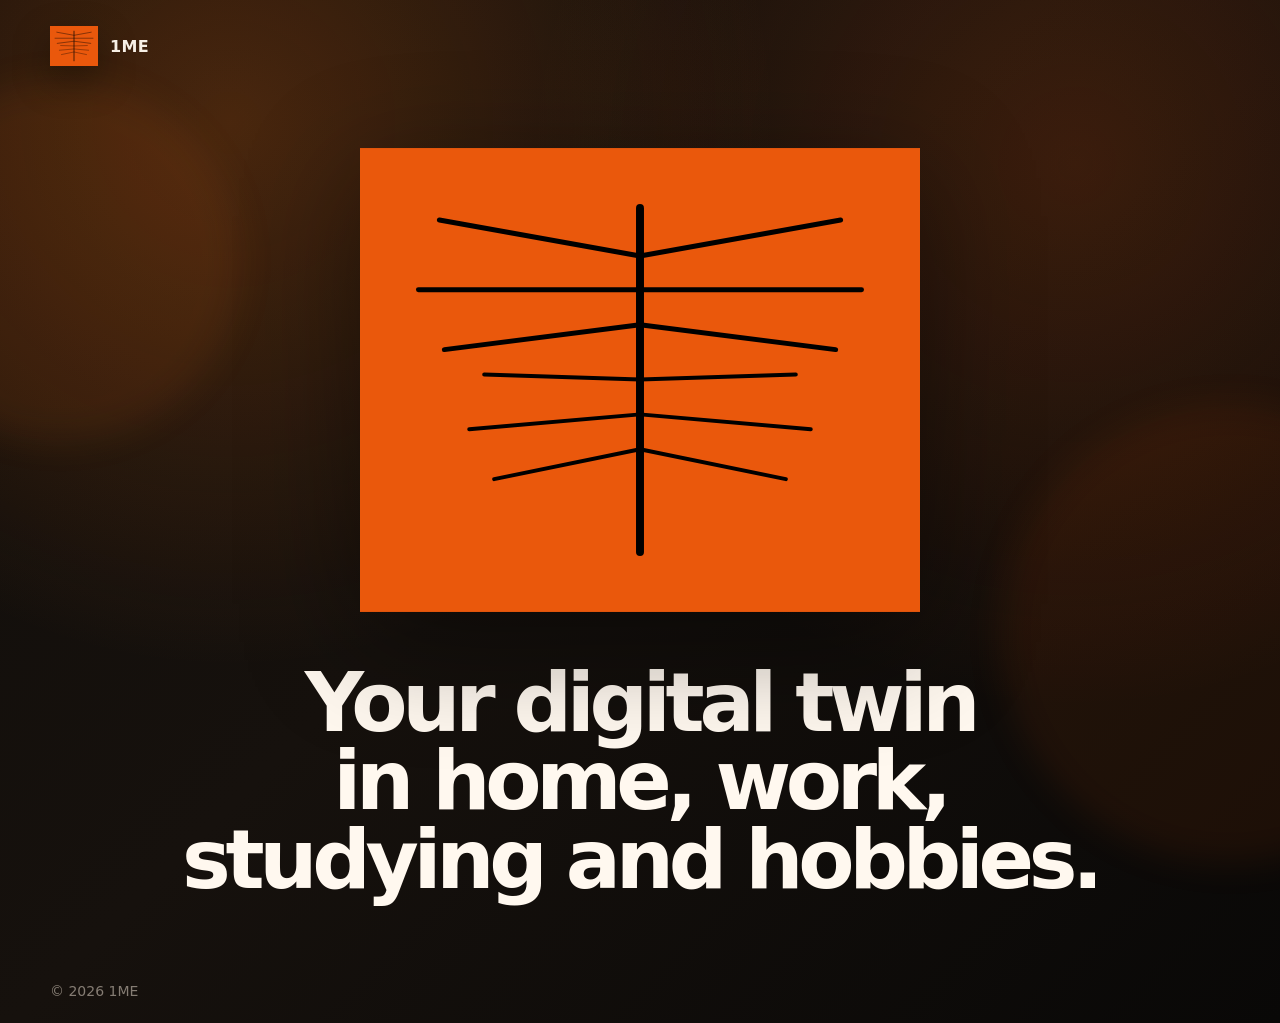
<file: index.html>
<!doctype html>
<html lang="fi">
<head>
  <meta charset="utf-8" />
  <meta name="viewport" content="width=device-width, initial-scale=1" />
  <title>1ME</title>
  <meta name="description" content="1ME is your digital twin in home, work, studying and hobbies." />
  <link rel="icon" href="/assets/logo.svg" type="image/svg+xml" />
  <link rel="stylesheet" href="/styles.css" />
</head>
<body class="public-page">
  <div class="ambient ambient-one" aria-hidden="true"></div>
  <div class="ambient ambient-two" aria-hidden="true"></div>

  <header class="public-header">
    <a class="brand" href="/" aria-label="1ME etusivu">
      <img src="/assets/logo.svg" alt="" class="brand-mark" />
      <span>1ME</span>
    </a>
  </header>

  <main class="public-main">
    <section class="public-hero" aria-labelledby="hero-title">
      <img src="/assets/logo.svg" alt="1ME logo" class="hero-logo" />
      <h1 id="hero-title" class="hero-title">
        Your digital twin in home, work,<br />
        studying and hobbies.
      </h1>
    </section>
  </main>

  <footer class="public-footer">
    <span>© <span id="year"></span> 1ME</span>
  </footer>

  <script>
    document.getElementById('year').textContent = new Date().getFullYear();
  </script>
</body>
</html>
</file>
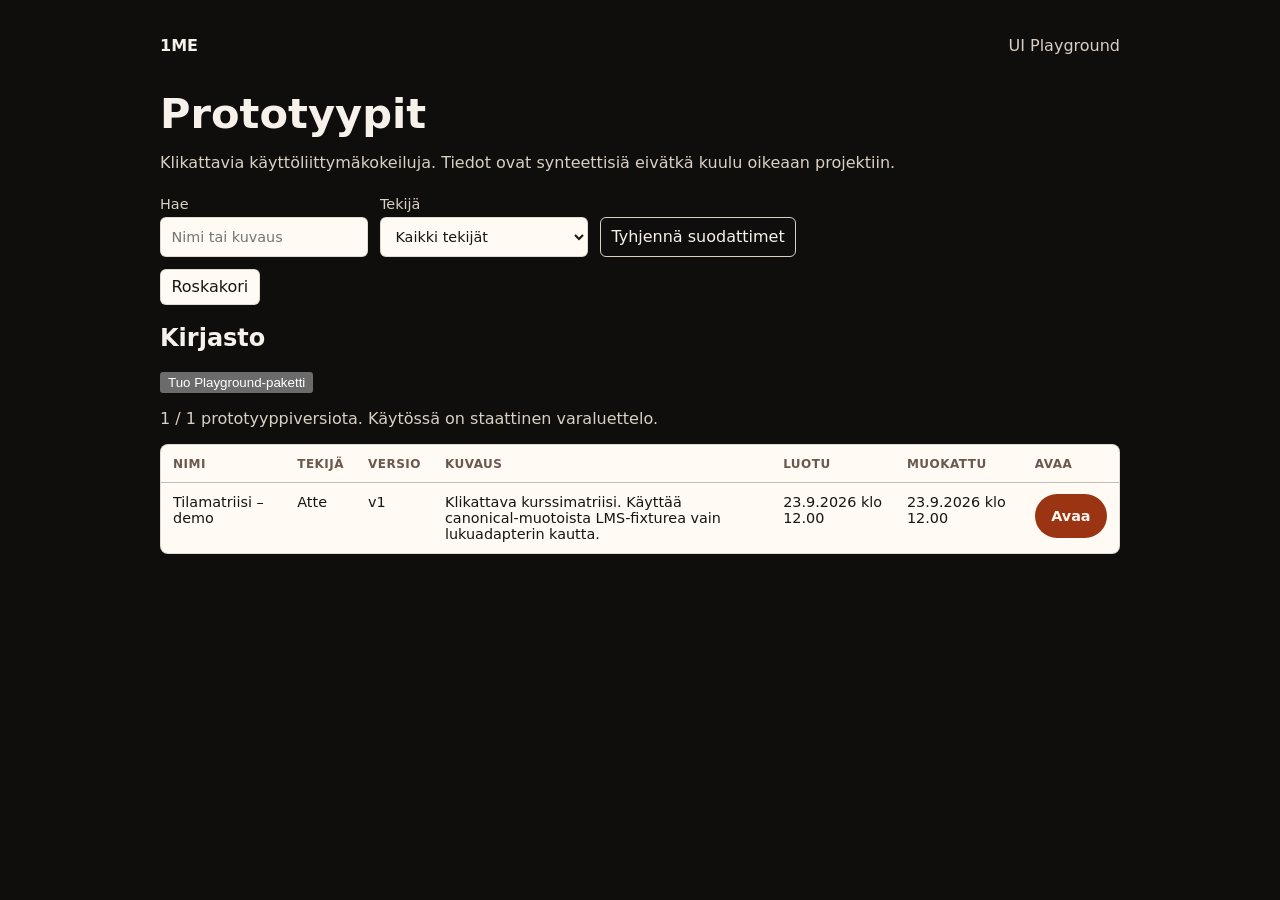
<file: ui/index.html>
<!doctype html>
<html lang="fi">
<head>
  <meta charset="utf-8" />
  <meta name="viewport" content="width=device-width, initial-scale=1" />
  <meta name="ui-playground-api-base" content="https://europe-west1-oneme-dev.cloudfunctions.net/uiPlaygroundPublicHttp" />
  <meta name="ui-playground-mcp-base" content="https://europe-west1-oneme-dev.cloudfunctions.net/uiPlaygroundMcpHttp" />
  <title>1ME UI Playground</title>
  <meta name="description" content="1ME UI Playground. Staattisia prototyyppejä, ei oikeaa projektidataa." />
  <link rel="icon" href="/assets/logo.svg" type="image/svg+xml" />
  <link rel="stylesheet" href="assets/playground.css" />
</head>
<body>
  <header class="top">
    <a class="brand" href="/">1ME</a>
    <p class="eyebrow">UI Playground</p>
  </header>

  <main class="wrap">
    <h1>Prototyypit</h1>
    <p class="lead">
      Klikattavia käyttöliittymäkokeiluja. Tiedot ovat synteettisiä eivätkä kuulu oikeaan projektiin.
    </p>
    <div class="catalog-controls" aria-label="Prototyyppiluettelon suodattimet">
      <label>
        Hae
        <input id="catalog-search" type="search" placeholder="Nimi tai kuvaus" />
      </label>
      <label>
        Tekijä
        <select id="catalog-creator"><option value="">Kaikki tekijät</option></select>
      </label>
      <button id="clear-filters" type="button">Tyhjennä suodattimet</button>
    </div>
    <div id="publisher-controls" class="publisher-controls" hidden>
      <button id="open-trash" type="button">Roskakori</button>
      <button id="close-trash" type="button" hidden>Takaisin luetteloon</button>
    </div>
    <p id="publisher-status" class="status" role="status" hidden></p>
    <section id="import-panel" aria-label="Playground-tuonti">
      <h2>Kirjasto</h2>
      <button id="import-package" type="button">Tuo Playground-paketti</button>
      <input id="import-file" type="file" accept="application/json,.json" hidden />
      <p id="import-status" class="status" role="status"></p>
      <div id="import-hierarchy"></div>
    </section>
    <p id="catalog-status" class="status" role="status">Ladataan prototyyppejä…</p>
    <div class="catalog-scroll">
      <table id="catalog" class="catalog">
        <thead>
          <tr>
            <th><button type="button" data-sort="name" aria-sort="none">Nimi</button></th>
            <th><button type="button" data-sort="creator" aria-sort="none">Tekijä</button></th>
            <th><button type="button" data-sort="version" aria-sort="none">Versio</button></th>
            <th>Kuvaus</th>
            <th><button type="button" data-sort="createdAt" aria-sort="none">Luotu</button></th>
            <th><button type="button" data-sort="updatedAt" aria-sort="none">Muokattu</button></th>
            <th>Avaa</th>
            <th id="publisher-column" hidden>Hallinta</th>
          </tr>
        </thead>
        <tbody></tbody>
      </table>
    </div>
  </main>

  <script type="module" src="playground.mjs?v=20260925-model-tree"></script>
</body>
</html>
</file>
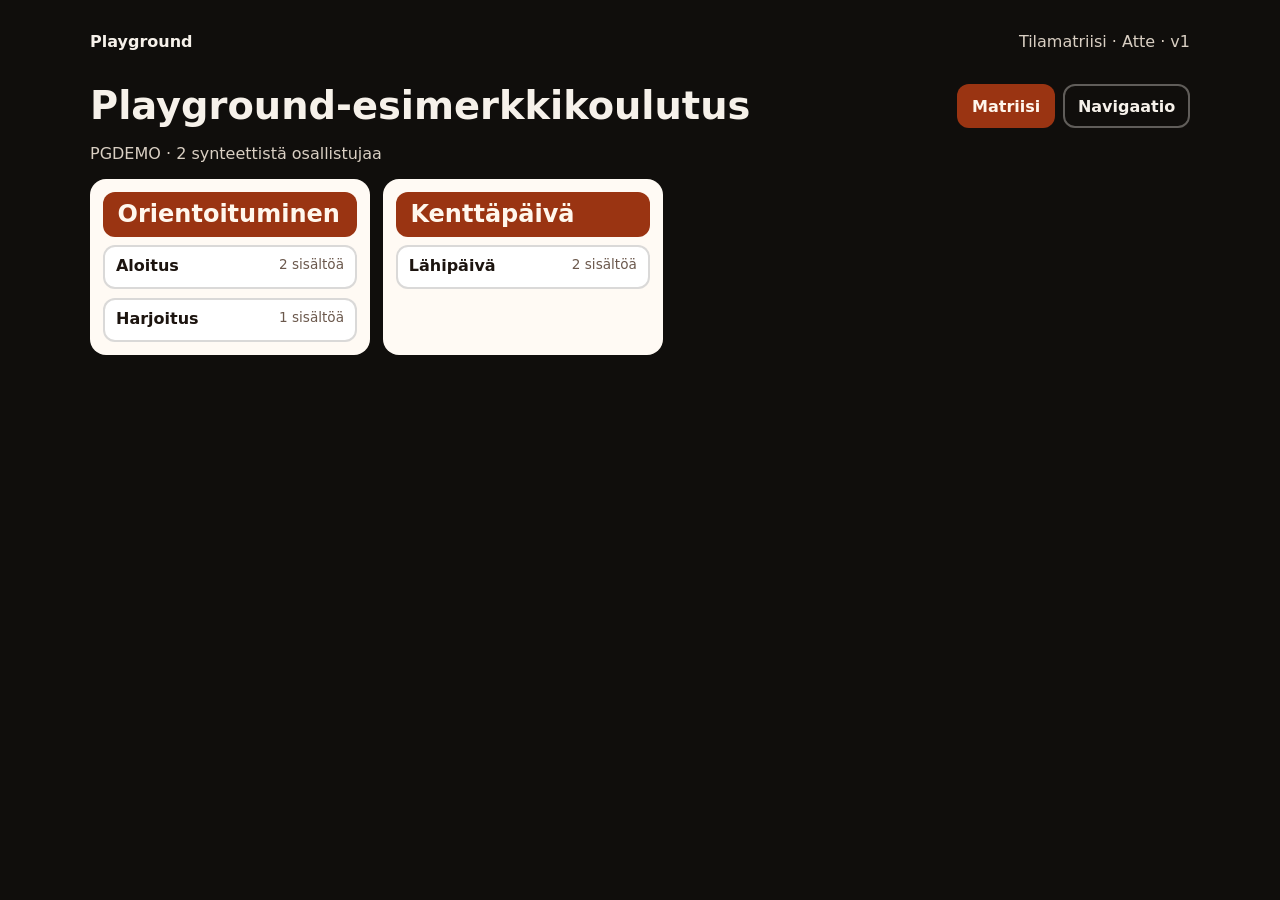
<file: ui/prototypes/tilamatriisi/atte/v1/index.html>
<!doctype html>
<html lang="fi">
<head>
  <meta charset="utf-8" />
  <meta name="viewport" content="width=device-width, initial-scale=1" />
  <title>Tilamatriisi – demo</title>
  <link rel="stylesheet" href="proto.css" />
</head>
<body>
  <header class="bar">
    <a class="back" href="../../../../index.html">Playground</a>
    <p class="meta">Tilamatriisi · Atte · v1</p>
  </header>
  <main class="page">
    <div class="heading">
      <h1 id="course-title">Ladataan…</h1>
      <div class="view" role="group" aria-label="Näkymä">
        <button type="button" id="view-matrix" aria-pressed="true">Matriisi</button>
        <button type="button" id="view-nav" aria-pressed="false">Navigaatio</button>
      </div>
    </div>
    <p id="proto-status" class="status" role="status"></p>
    <div id="matrix-scroll" class="matrix-scroll" tabindex="0">
      <div id="board" class="board"></div>
    </div>
    <section id="detail" class="detail" aria-live="polite" hidden>
      <h2 id="detail-title"></h2>
      <p id="detail-body"></p>
      <ol id="detail-questions"></ol>
    </section>
  </main>
  <script type="module" src="proto.mjs?v=20260923-mime"></script>
</body>
</html>
</file>
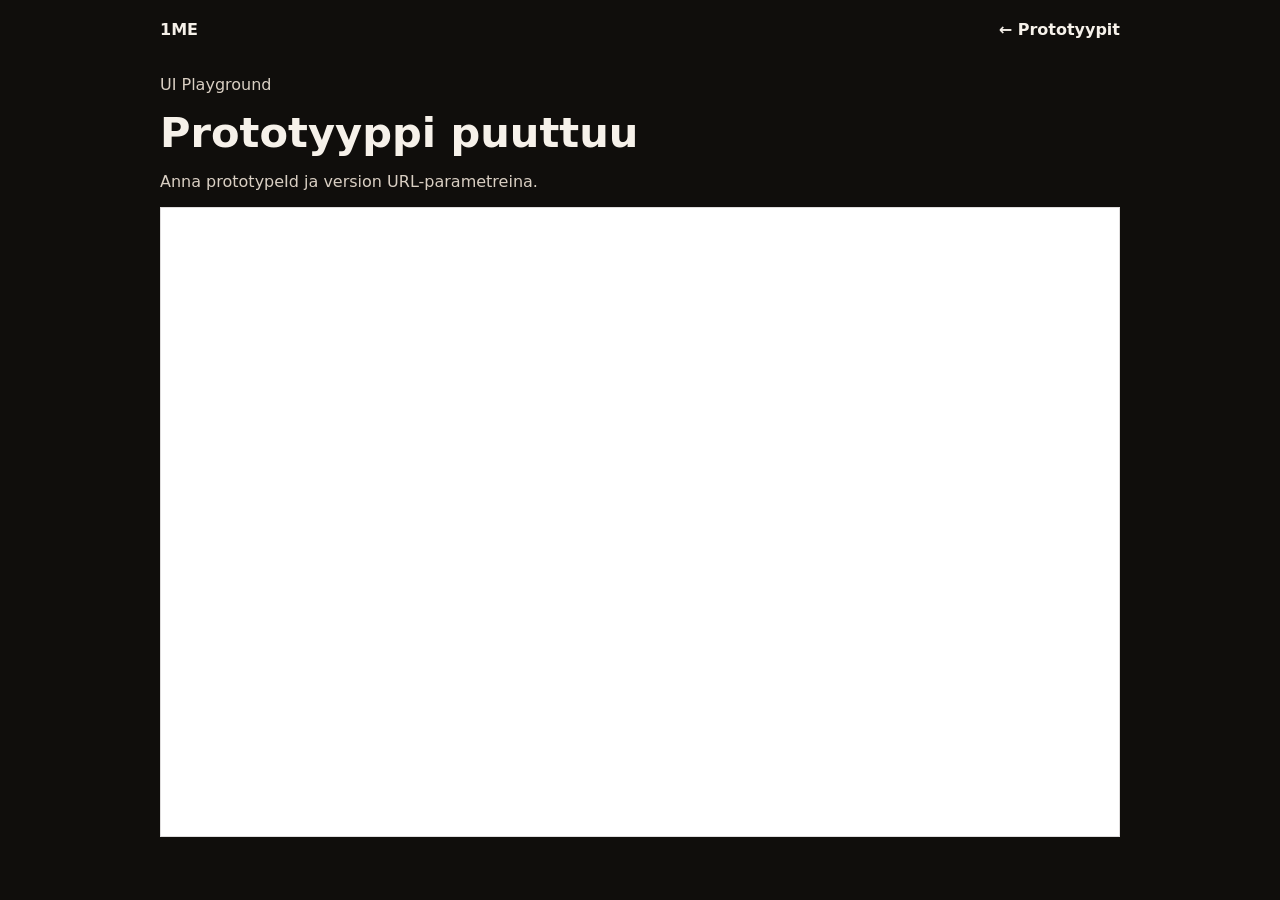
<file: ui/view.html>
<!doctype html>
<html lang="fi">
<head>
  <meta charset="utf-8" />
  <meta name="viewport" content="width=device-width, initial-scale=1" />
  <meta name="ui-playground-api-base" content="https://europe-west1-oneme-dev.cloudfunctions.net/uiPlaygroundPublicHttp" />
  <title>1ME UI Playground – Viewer</title>
  <link rel="icon" href="/assets/logo.svg" type="image/svg+xml" />
  <link rel="stylesheet" href="assets/playground.css" />
</head>
<body class="viewer-page">
  <header class="top">
    <a class="brand" href="/">1ME</a>
    <a class="back" href="./">← Prototyypit</a>
  </header>
  <main class="wrap">
    <p class="eyebrow">UI Playground</p>
    <h1 id="prototype-name">Ladataan…</h1>
    <p id="prototype-meta" class="meta"></p>
    <p id="viewer-status" class="status" role="status">Ladataan prototyyppiversiota…</p>
    <div id="draft-editor" hidden>
      <button id="draft-transpose" type="button" hidden>Transponoi rivit ja sarakkeet</button>
      <div id="draft-reorder" hidden></div>
      <button id="draft-export" type="button">Vie muokattu paketti</button>
    </div>
    <iframe id="prototype-frame" title="UI-prototyypin eristetty esikatselu" sandbox="allow-scripts"></iframe>
  </main>
  <script type="module" src="view.mjs?v=20260925-model-tree"></script>
</body>
</html>
</file>
<file: styles.css>
* {
  box-sizing: border-box;
}

:root {
  --bg: #0f0d0a;
  --bg-2: #17120e;
  --paper: #f7f0e6;
  --paper-soft: #fff8ef;
  --ink: #19130f;
  --muted: #77695d;
  --line: rgba(255, 239, 220, 0.18);
  --line-dark: rgba(25, 19, 15, 0.12);
  --accent: #ea580c;
  --accent-2: #f97316;
  --accent-dark: #771609;
  --shadow: 0 28px 90px rgba(0, 0, 0, 0.32);
  --font: Inter, ui-sans-serif, system-ui, -apple-system, BlinkMacSystemFont, "Segoe UI", sans-serif;
}

html {
  min-height: 100%;
  background: var(--bg);
}

body {
  min-height: 100vh;
  margin: 0;
  font-family: var(--font);
  color: var(--paper);
  background:
    radial-gradient(circle at 18% 12%, rgba(249, 115, 22, 0.24), transparent 34rem),
    radial-gradient(circle at 84% 16%, rgba(234, 88, 12, 0.18), transparent 34rem),
    linear-gradient(135deg, #100d0a 0%, #16110d 45%, #090807 100%);
}

a {
  color: inherit;
}

button,
input,
textarea,
select {
  font: inherit;
}

.ambient {
  position: fixed;
  pointer-events: none;
  border-radius: 999px;
  filter: blur(18px);
  opacity: 0.52;
  z-index: 0;
}

.ambient-one {
  width: 360px;
  height: 360px;
  left: -120px;
  top: 9vh;
  background: rgba(249, 115, 22, 0.18);
}

.ambient-two {
  width: 460px;
  height: 460px;
  right: -180px;
  bottom: 4vh;
  background: rgba(234, 88, 12, 0.16);
}

.public-page {
  overflow-x: hidden;
}

.public-header,
.public-main,
.public-footer {
  position: relative;
  z-index: 1;
}

.public-header {
  width: min(1180px, calc(100% - 36px));
  margin: 0 auto;
  padding: 26px 0;
  display: flex;
  align-items: center;
  gap: 16px;
}

.brand {
  display: inline-flex;
  align-items: center;
  gap: 12px;
  text-decoration: none;
  font-weight: 800;
  letter-spacing: 0.02em;
}

.brand-mark {
  width: 48px;
  height: 40px;
  display: block;
  object-fit: contain;
  box-shadow: 0 14px 36px rgba(0, 0, 0, 0.34);
}

.public-main {
  width: min(1180px, calc(100% - 36px));
  min-height: calc(100vh - 160px);
  margin: 0 auto;
  display: grid;
  align-items: center;
}

.public-hero {
  display: grid;
  justify-items: center;
  align-content: center;
  gap: clamp(28px, 5vw, 52px);
  padding: 56px 0 84px;
  text-align: center;
}

.hero-logo {
  width: min(72vw, 560px);
  height: auto;
  display: block;
  object-fit: contain;
  filter: drop-shadow(0 30px 58px rgba(0, 0, 0, 0.42));
}

.hero-title {
  max-width: 980px;
  margin: 0;
  color: var(--paper-soft);
  font-size: clamp(38px, 6.4vw, 92px);
  line-height: 0.96;
  letter-spacing: -0.065em;
  text-wrap: balance;
}

.public-footer {
  width: min(1180px, calc(100% - 36px));
  margin: 0 auto;
  padding: 0 0 24px;
  color: rgba(255, 242, 228, 0.48);
  font-size: 14px;
}

@media (max-width: 560px) {
  .public-header {
    width: min(100% - 24px, 1180px);
    padding-top: 18px;
  }

  .public-main,
  .public-footer {
    width: min(100% - 24px, 1180px);
  }

  .brand-mark {
    width: 42px;
    height: 35px;
  }

  .hero-logo {
    width: min(88vw, 430px);
  }

  .hero-title {
    font-size: clamp(34px, 13vw, 58px);
  }
}
</file>
<file: ui/assets/playground.css>
:root {
  --bg: #100e0c;
  --paper: #f6f1ea;
  --muted: #d9cfc3;
  --ink: #1c140f;
  --card: #fffaf4;
  --line: rgba(28, 20, 15, 0.14);
  --accent: #9a3412;
  --accent-ink: #fff7ed;
  --focus: #c2410c;
  --font: Inter, ui-sans-serif, system-ui, -apple-system, "Segoe UI", sans-serif;
  color-scheme: dark;
}

* { box-sizing: border-box; }

html, body {
  margin: 0;
  min-height: 100%;
  background: var(--bg);
  color: var(--paper);
  font-family: var(--font);
}

a { color: inherit; }

.top, .wrap {
  width: min(960px, calc(100% - 2rem));
  margin-inline: auto;
}

.top {
  display: flex;
  justify-content: space-between;
  align-items: center;
  gap: 1rem;
  padding: 1.25rem 0;
}

.brand, .back {
  color: var(--paper);
  font-weight: 700;
  text-decoration: none;
}

.eyebrow, .lead, .status, .meta {
  color: var(--muted);
}

h1 {
  font-size: clamp(1.8rem, 4vw, 2.6rem);
  line-height: 1.1;
  margin: 0 0 0.5rem;
}

.import-tree { margin: 0.5rem 0 1rem; }
.import-tree ol { margin: 0.25rem 0 0.25rem 1rem; }

.catalog-controls {
  display: flex;
  flex-wrap: wrap;
  align-items: end;
  gap: 0.75rem;
  margin-top: 1.5rem;
}

.catalog-controls label {
  display: grid;
  gap: 0.3rem;
  color: var(--muted);
  font-size: 0.9rem;
}

.catalog-controls input,
.catalog-controls select {
  min-height: 40px;
  min-width: 13rem;
  padding: 0.45rem 0.65rem;
  border: 1px solid var(--line);
  border-radius: 6px;
  color: var(--ink);
  background: var(--card);
  font: inherit;
}

.catalog-controls button {
  min-height: 40px;
  padding: 0.45rem 0.65rem;
  border: 1px solid var(--muted);
  border-radius: 6px;
  color: var(--paper);
  background: transparent;
  font: inherit;
  cursor: pointer;
}

.publisher-controls {
  display: flex;
  gap: 0.75rem;
  margin-top: 0.75rem;
}

.publisher-controls button,
.publisher-action {
  min-height: 36px;
  padding: 0.4rem 0.65rem;
  border: 1px solid var(--line);
  border-radius: 6px;
  color: var(--ink);
  background: var(--card);
  font: inherit;
  cursor: pointer;
}

.publisher-row-actions {
  display: flex;
  flex-wrap: wrap;
  gap: 0.4rem;
}

.publisher-action:last-child {
  color: #7c2d12;
}

.publisher-action:disabled {
  cursor: wait;
  opacity: 0.65;
}

.catalog-scroll {
  overflow-x: auto;
  margin: 1rem 0 3rem;
  border: 1px solid var(--line);
  border-radius: 8px;
  background: var(--card);
}

.catalog {
  width: 100%;
  min-width: 760px;
  border-collapse: collapse;
  color: var(--ink);
  font-size: 0.9rem;
}

.catalog th,
.catalog td {
  padding: 0.7rem 0.75rem;
  border-bottom: 1px solid var(--line);
  text-align: left;
  vertical-align: top;
}

.catalog th {
  color: #6b584c;
  font-size: 0.75rem;
  letter-spacing: 0.04em;
  text-transform: uppercase;
  white-space: nowrap;
}

.catalog th button {
  padding: 0;
  border: 0;
  color: inherit;
  background: transparent;
  font: inherit;
  letter-spacing: inherit;
  text-transform: inherit;
  cursor: pointer;
}

.catalog th button[aria-sort="ascending"]::after { content: " ↑"; }
.catalog th button[aria-sort="descending"]::after { content: " ↓"; }
.catalog tbody tr:last-child td { border-bottom: 0; }

.open, .choice, .view button {
  display: inline-flex;
  align-items: center;
  min-height: 44px;
  padding: 0.45rem 0.9rem;
  border-radius: 999px;
  background: var(--accent);
  color: var(--accent-ink);
  text-decoration: none;
  border: 2px solid transparent;
  font: inherit;
  font-weight: 700;
  cursor: pointer;
}

#prototype-frame {
  display: block;
  width: 100%;
  min-height: 70vh;
  margin: 1rem 0 3rem;
  border: 1px solid var(--line);
  background: #fff;
}

a:focus-visible, button:focus-visible {
  outline: 3px solid var(--focus);
  outline-offset: 3px;
}

@media (max-width: 420px) {
  .top, .wrap { width: min(100% - 1rem, 960px); }
  .catalog-controls > * { width: 100%; }
  .catalog-controls input, .catalog-controls select { min-width: 0; width: 100%; }
  .catalog-scroll { overflow: visible; border: 0; background: transparent; }
  .catalog, .catalog thead, .catalog tbody, .catalog tr, .catalog th, .catalog td {
    display: block;
    min-width: 0;
  }
  .catalog thead { position: absolute; width: 1px; height: 1px; overflow: hidden; clip: rect(0 0 0 0); }
  .catalog tr {
    margin-bottom: 0.75rem;
    padding: 0.5rem;
    border: 1px solid var(--line);
    border-radius: 8px;
    background: var(--card);
  }
  .catalog td {
    display: grid;
    grid-template-columns: 6.25rem 1fr;
    gap: 0.5rem;
    border-bottom: 1px solid var(--line);
  }
  .catalog td::before {
    content: attr(data-label);
    color: #6b584c;
    font-size: 0.72rem;
    font-weight: 700;
    letter-spacing: 0.04em;
    text-transform: uppercase;
  }
}
</file>
<file: ui/prototypes/tilamatriisi/atte/v1/proto.css>
:root {
  --bg: #100e0c;
  --paper: #f6f1ea;
  --muted: #d9cfc3;
  --ink: #1c140f;
  --card: #fffaf4;
  --accent: #9a3412;
  --accent-ink: #fff7ed;
  --focus: #c2410c;
  --font: Inter, ui-sans-serif, system-ui, -apple-system, "Segoe UI", sans-serif;
}

* { box-sizing: border-box; }

body {
  margin: 0;
  min-height: 100vh;
  background: var(--bg);
  color: var(--paper);
  font-family: var(--font);
}

.bar, .page {
  width: min(1100px, calc(100% - 1.5rem));
  margin-inline: auto;
}

.bar {
  display: flex;
  justify-content: space-between;
  gap: 1rem;
  align-items: center;
  padding: 1rem 0;
}

.back {
  color: var(--paper);
  font-weight: 700;
  text-decoration: none;
  min-height: 44px;
  display: inline-flex;
  align-items: center;
}

.meta, .status { color: var(--muted); }

.heading {
  display: flex;
  justify-content: space-between;
  gap: 1rem;
  align-items: end;
  flex-wrap: wrap;
}

h1 { margin: 0; font-size: clamp(1.6rem, 4vw, 2.4rem); }

.view { display: flex; gap: 0.5rem; }

.view button, .module, .day, .item, .choice {
  font: inherit;
  cursor: pointer;
  border-radius: 12px;
  border: 2px solid transparent;
  min-height: 44px;
}

.view button, .module, .item, .choice {
  background: var(--accent);
  color: var(--accent-ink);
  font-weight: 700;
  padding: 0.4rem 0.8rem;
}

.view button[aria-pressed="false"] {
  background: transparent;
  color: var(--paper);
  border-color: rgba(246, 241, 234, 0.35);
}

.matrix-scroll {
  overflow-x: auto;
  max-width: 100%;
  margin: 1rem 0;
  padding-bottom: 0.5rem;
}

.board {
  display: flex;
  gap: 0.8rem;
  min-width: max-content;
}

.board.is-nav { min-width: 0; display: grid; }

.column {
  width: min(280px, 78vw);
  background: var(--card);
  color: var(--ink);
  border-radius: 16px;
  padding: 0.8rem;
  display: grid;
  gap: 0.55rem;
  align-content: start;
}

.column h2 { margin: 0; }

.module, .day, .item { width: 100%; text-align: left; }

.day {
  background: #fff;
  color: var(--ink);
  border-color: rgba(28, 20, 15, 0.16);
  padding: 0.55rem 0.7rem;
  display: flex;
  justify-content: space-between;
  gap: 0.5rem;
}

.day.is-selected { border-color: var(--accent); }

.count { color: #6b584c; font-size: 0.85rem; }

.items { display: grid; gap: 0.4rem; }

.detail {
  background: var(--card);
  color: var(--ink);
  border-radius: 16px;
  padding: 1rem;
  margin-bottom: 2rem;
}

.choices { display: flex; flex-wrap: wrap; gap: 0.4rem; margin-top: 0.45rem; }

a:focus-visible, button:focus-visible {
  outline: 3px solid var(--focus);
  outline-offset: 3px;
}

@media (max-width: 420px) {
  .bar { align-items: flex-start; flex-direction: column; }
}
</file>
